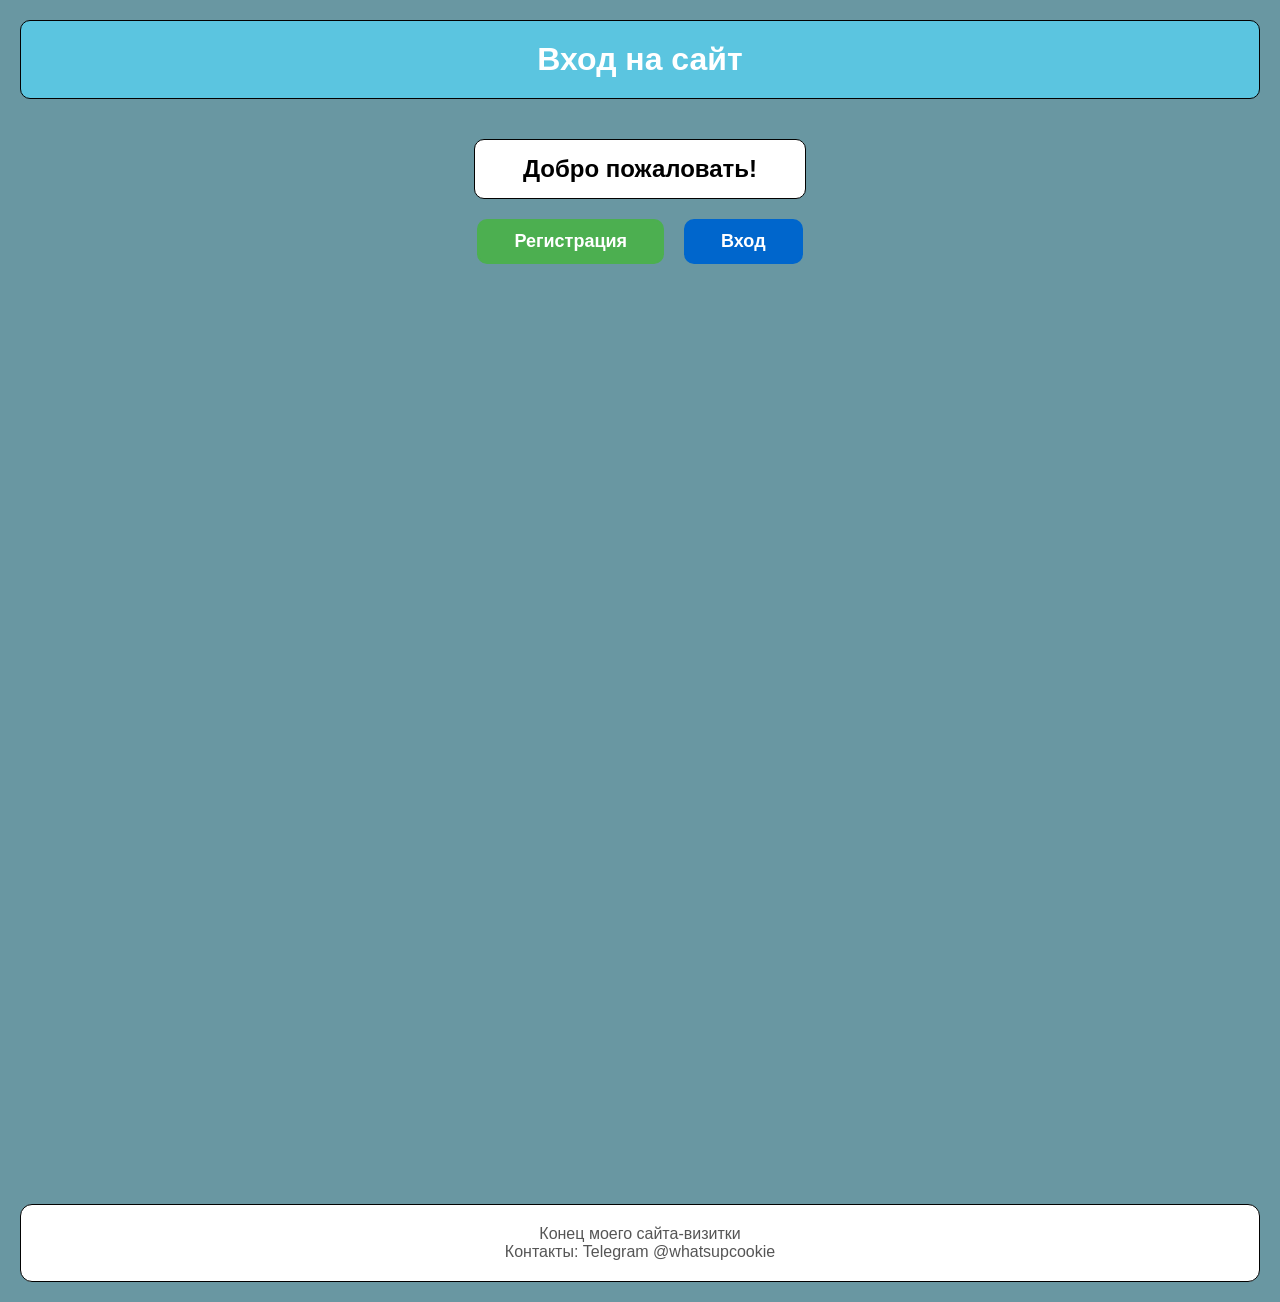
<file: index.html>
<!DOCTYPE html>
<html lang="ru">
<head>
  <meta charset="UTF-8">
  <meta name="viewport" content="width=device-width, initial-scale=1.0">
  <title>Авторизация</title>
  <link rel="stylesheet" href="./styles/style_for_index.css">
</head>
<body>

  <header>
    <h1>Вход на сайт</h1>
  </header>

<main>

    <h2>Добро пожаловать!</h2>
    
  <section class="auth-section">

      <form action="./auth.html" method="get">
        <button type="submit" class="button green">Регистрация</button>
      </form>

      <form action="./enter.html" method="get">
        <button type="submit" class="button blue">Вход</button>
      </form>

    </section>

</main>

<footer>
  Конец моего сайта-визитки<br>
  Контакты: Telegram @whatsupcookie
</footer>

</body>
</html>
</file>
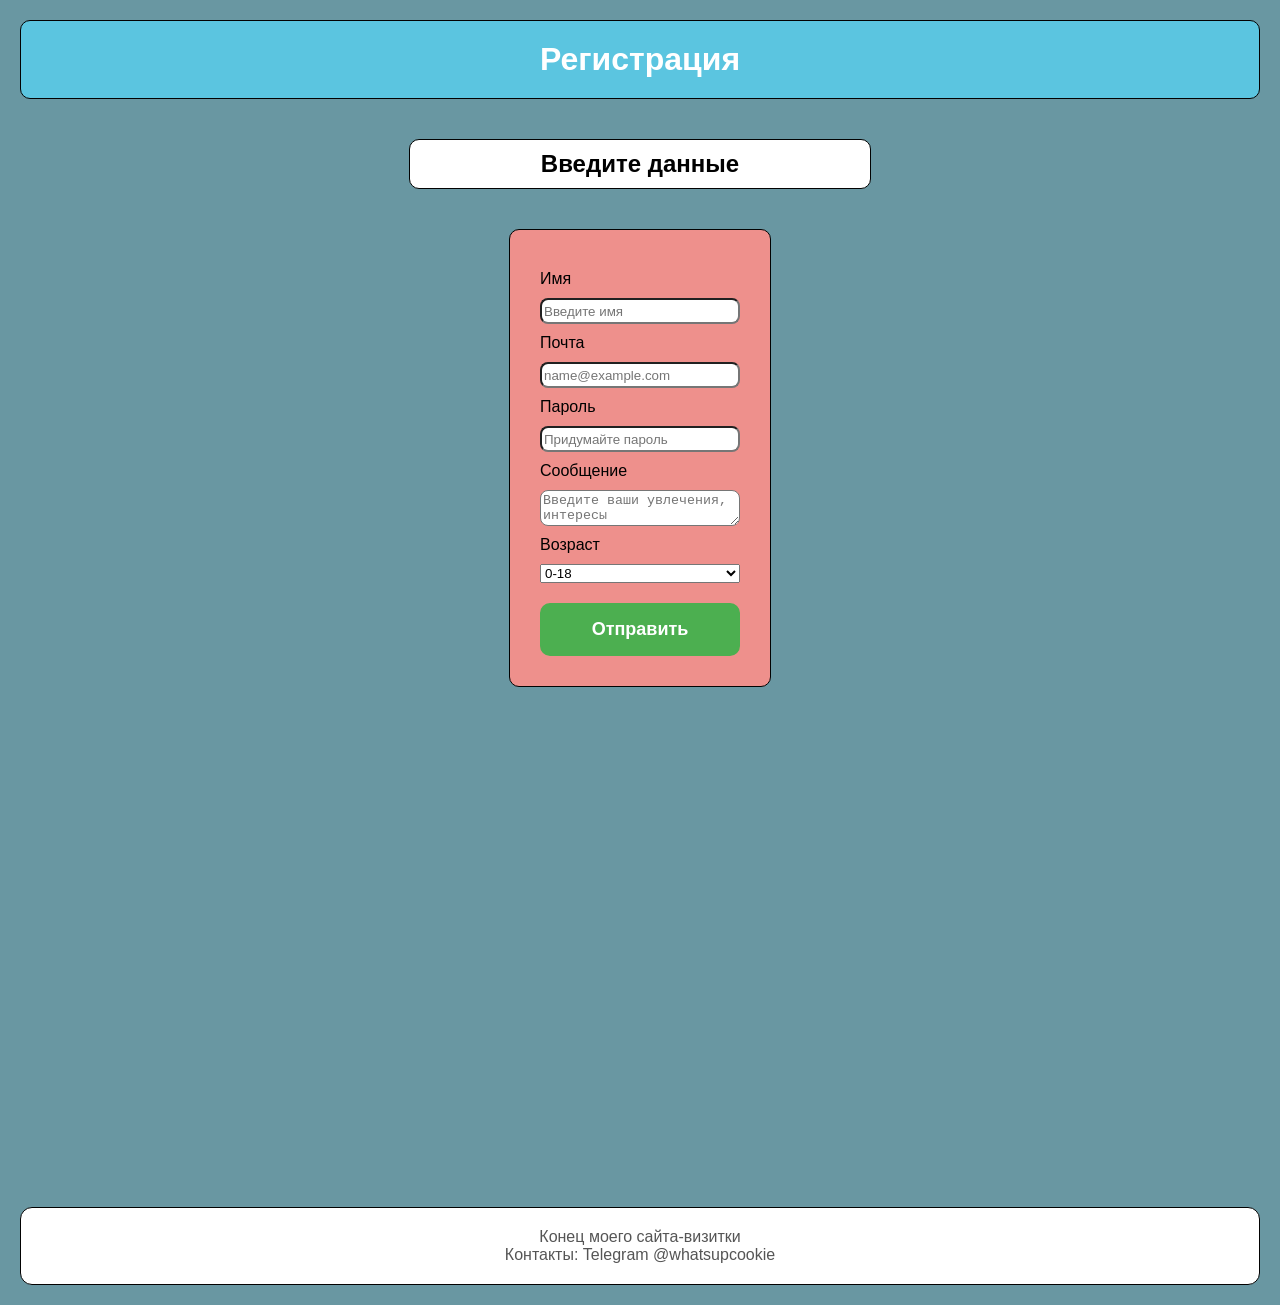
<file: auth.html>
<!DOCTYPE html>
<html lang="en">
<head>
    <meta charset="UTF-8">
    <meta name="viewport" content="width=device-width, initial-scale=1.0">
    <title>Регистрация</title>
    <link rel="stylesheet" href="./styles/style_for_auth.css">
</head>
<body>
    
    <header>
        <h1>Регистрация</h1>
    </header>

    <main>
        <section class="container">
            <h2>Введите данные</h2>

            <form action="./main.html" method="get" class="qwerty">
                <label for="name">Имя</label>
                <input type="text" name="name" id="name" placeholder="Введите имя" required>

                <label for="email">Почта</label>
                <input type="email" name="email" id="email" placeholder="name@example.com" required>

                <label for="password">Пароль</label>
                <input type="password" name="password" id="password" placeholder="Придумайте пароль" required minlength="6">

                <label for="message">Сообщение</label>
                    <textarea name="message" id="message" placeholder="Введите ваши увлечения, интересы"></textarea>

                <label for="age">Возраст</label>
                <select name="age" id="age" >

                    <option value="0/18">0-18</option>
                    <option value="18/25">18-25</option>
                    <option value="25">25+</option>
                </select>
                
                <button type="submit" class="button green">Отправить</button>

            </form>

        </section>



    </main>
    
<footer>
    Конец моего сайта-визитки<br>
    Контакты: Telegram @whatsupcookie
</footer>
    
</body>
</html>
</file>
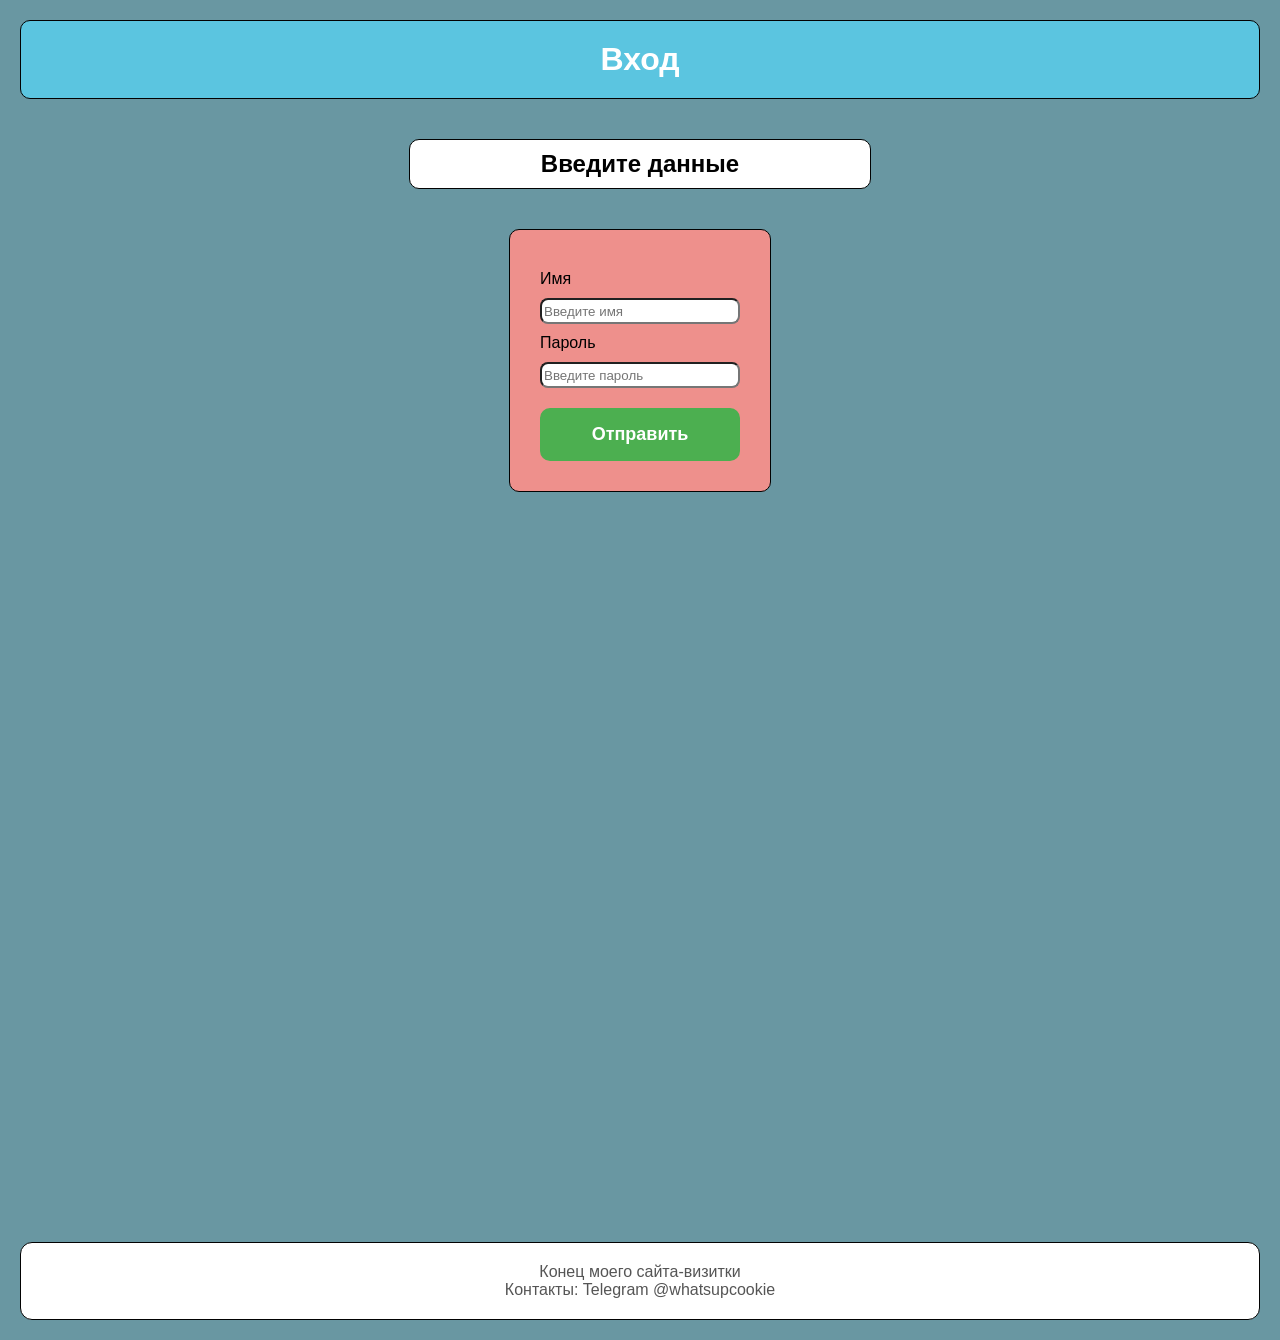
<file: enter.html>
<!DOCTYPE html>
<html lang="en">
<head>
    <meta charset="UTF-8">
    <meta name="viewport" content="width=device-width, initial-scale=1.0">
    <title>Вход</title>
    <link rel="stylesheet" href="./styles/style_for_enter.css">
</head>
<body>

<header>

    <h1>Вход</h1>

</header>

<main>

    <h2>Введите данные</h2>

    <form action="./main.html" method="get" class="qwerty">
        <label for="name">Имя</label>
        <input type="text" name="name" id="name" placeholder="Введите имя" required>
        
        <label for="password">Пароль</label>
        <input type="password" name="password" id="password" placeholder="Введите пароль" minlength="6">

        <button type="submit" class="button green">Отправить</button>

</main>

<footer>
    Конец моего сайта-визитки<br>
    Контакты: Telegram @whatsupcookie
</footer>

</body>
</html>
</file>
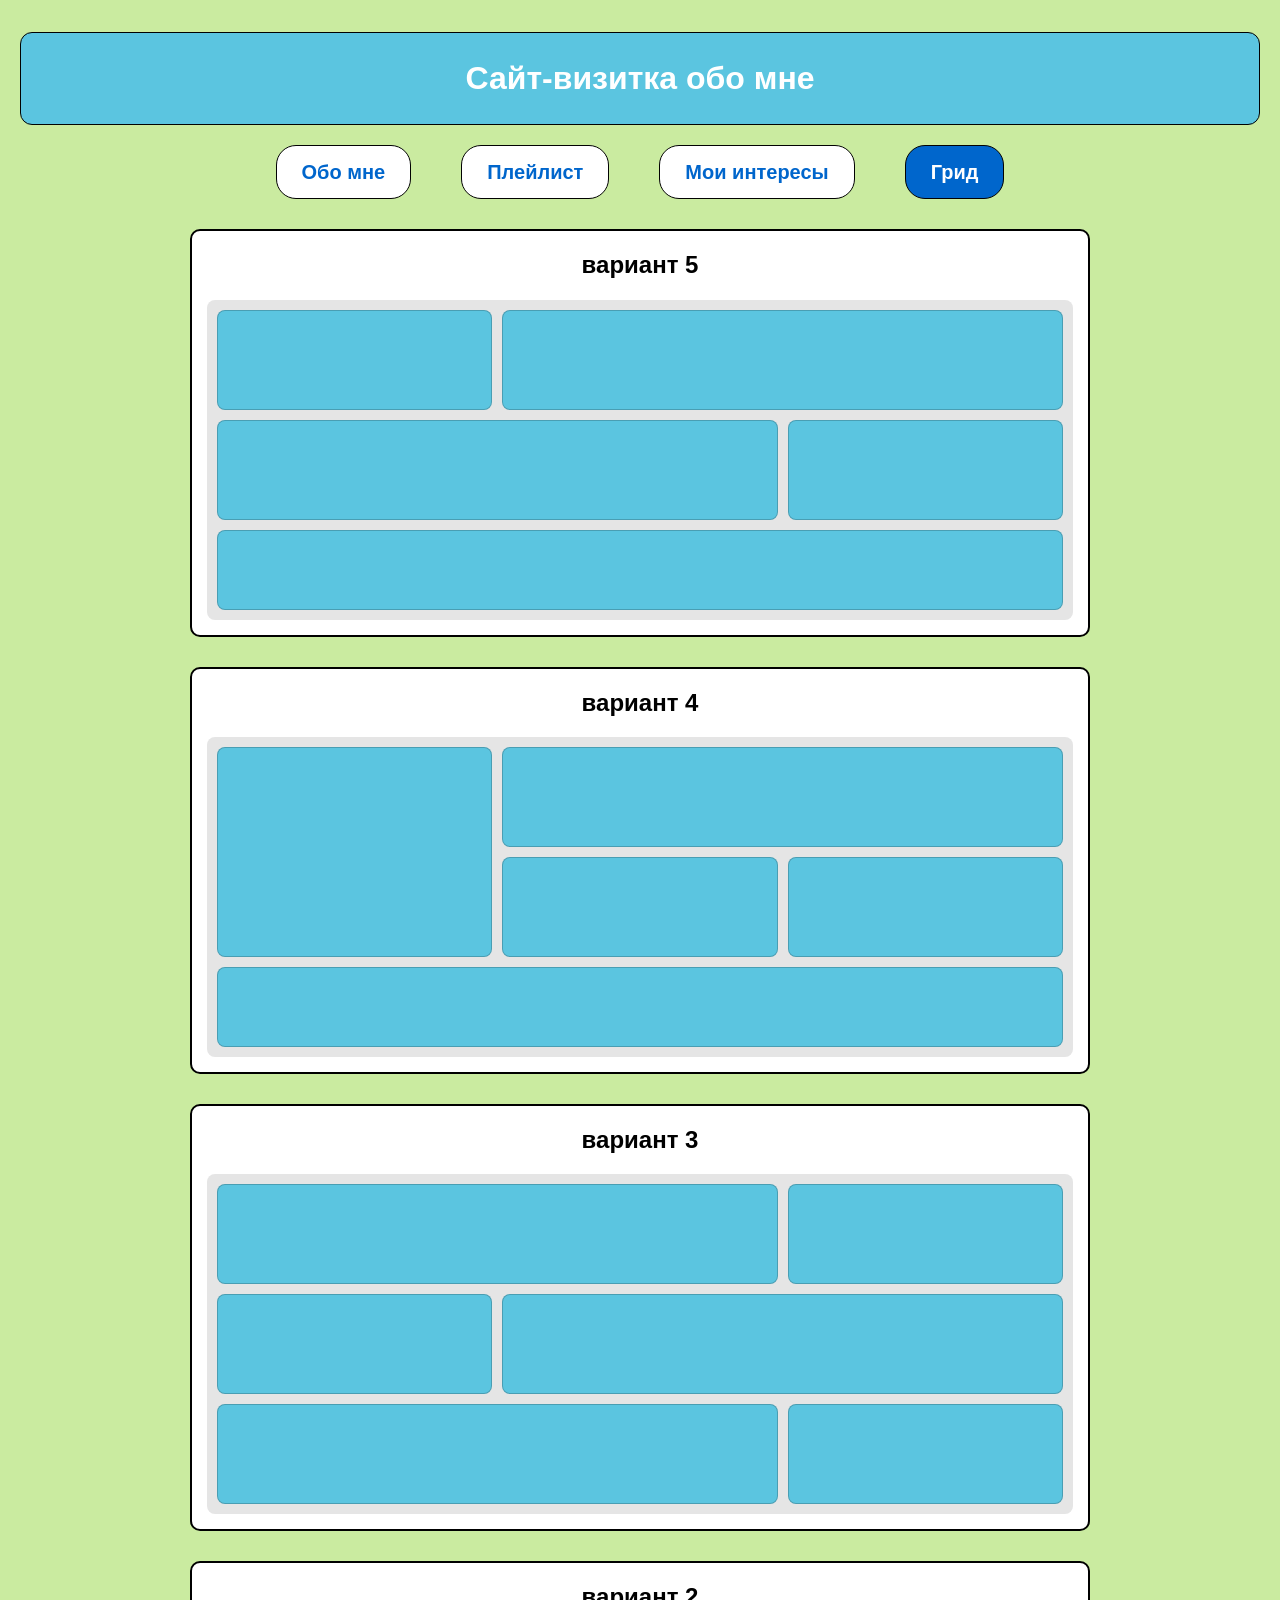
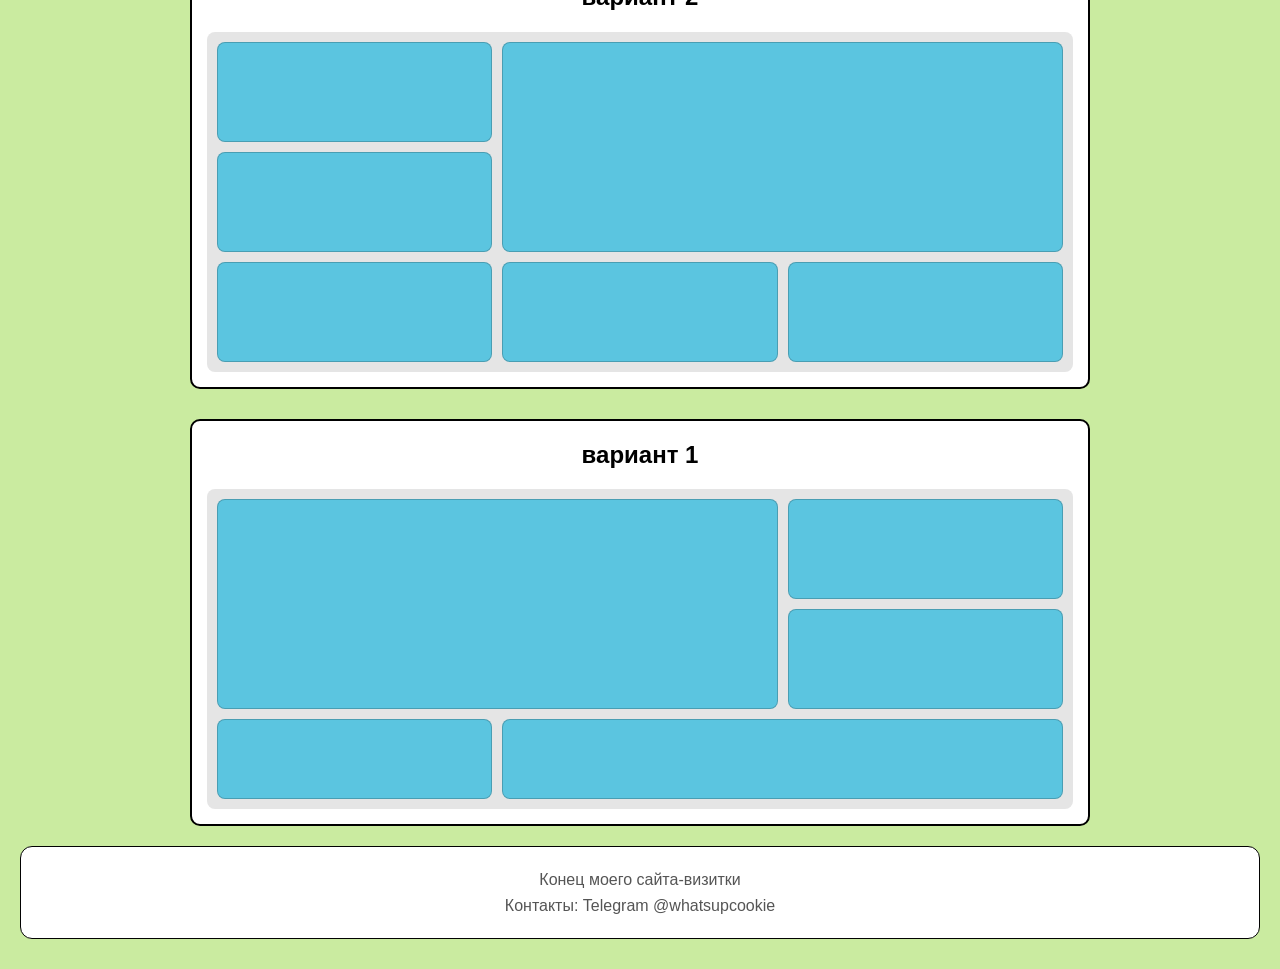
<file: grid.html>
<!DOCTYPE html>
<html lang="ru">
<head>
    <meta charset="UTF-8">
    <meta name="viewport" content="width=device-width, initial-scale=1.0">
    <title>Гриды</title>
    <link rel="stylesheet" href="styles/style_for_grid.css">
</head>
<body>

    <header>

    <div class="header-container">
      <h1 id="main-title">Сайт-визитка обо мне</h1>

      <nav>
        <a href="./main.html">Обо мне</a>
        <a href="./playlist.html">Плейлист</a>
        <a href="./interests.html">Мои интересы</a>
        <a href="./grid.html" class="active">Грид</a>
      </nav>

    </div>

    </header>

    <main class="bento-container">

        <section>
            <h2>вариант 5</h2>
            <div class="bento-grid variant-5">
                <div class="bento-item v5-main"></div>
                <div class="bento-item v5-side1"></div>
                <div class="bento-item v5-side2"></div>
                <div class="bento-item v5-bot1"></div>
                <div class="bento-item v5-bot2"></div>
            </div>
        </section>

        <section>
            <h2>вариант 4</h2>
            <div class="bento-grid variant-4">
                <div class="bento-item v4-sm1"></div>
                <div class="bento-item v4-sm2"></div>
                <div class="bento-item v4-big"></div>
                <div class="bento-item v4-b1"></div>
                <div class="bento-item v4-b2"></div>
                <div class="bento-item v4-b3"></div>
            </div>
        </section>

        <section>
            <h2>вариант 3</h2>
            <div class="bento-grid variant-3">
                <div class="bento-item v3-row1-wide"></div>
                <div class="bento-item v3-row1-narrow"></div>
                <div class="bento-item v3-row2-narrow"></div>
                <div class="bento-item v3-row2-wide"></div>
                <div class="bento-item v3-row3-wide"></div>
                <div class="bento-item v3-row3-narrow"></div>
            </div>
        </section>

        <section>
            <h2>вариант 2</h2>
            <div class="bento-grid variant-2">
                <div class="bento-item v2-tall"></div>
                <div class="bento-item v2-sm1"></div>
                <div class="bento-item v2-sm2"></div>
                <div class="bento-item v2-mid"></div>
                <div class="bento-item v2-bottom-right"></div>
                <div class="bento-item v2-bottom-wide"></div>
            </div>
        </section>

        <section>
            <h2>вариант 1</h2>
            <div class="bento-grid variant-1">
                <div class="bento-item v1-r1-narrow"></div>
                <div class="bento-item v1-r1-wide"></div>
                <div class="bento-item v1-r2-wide"></div>
                <div class="bento-item v1-r2-narrow"></div>
                <div class="bento-item v1-r3"></div>
            </div>
        </section>

    </main>

<footer>
  Конец моего сайта-визитки<br>
  Контакты: Telegram @whatsupcookie
</footer>

</body>
</html>
</file>
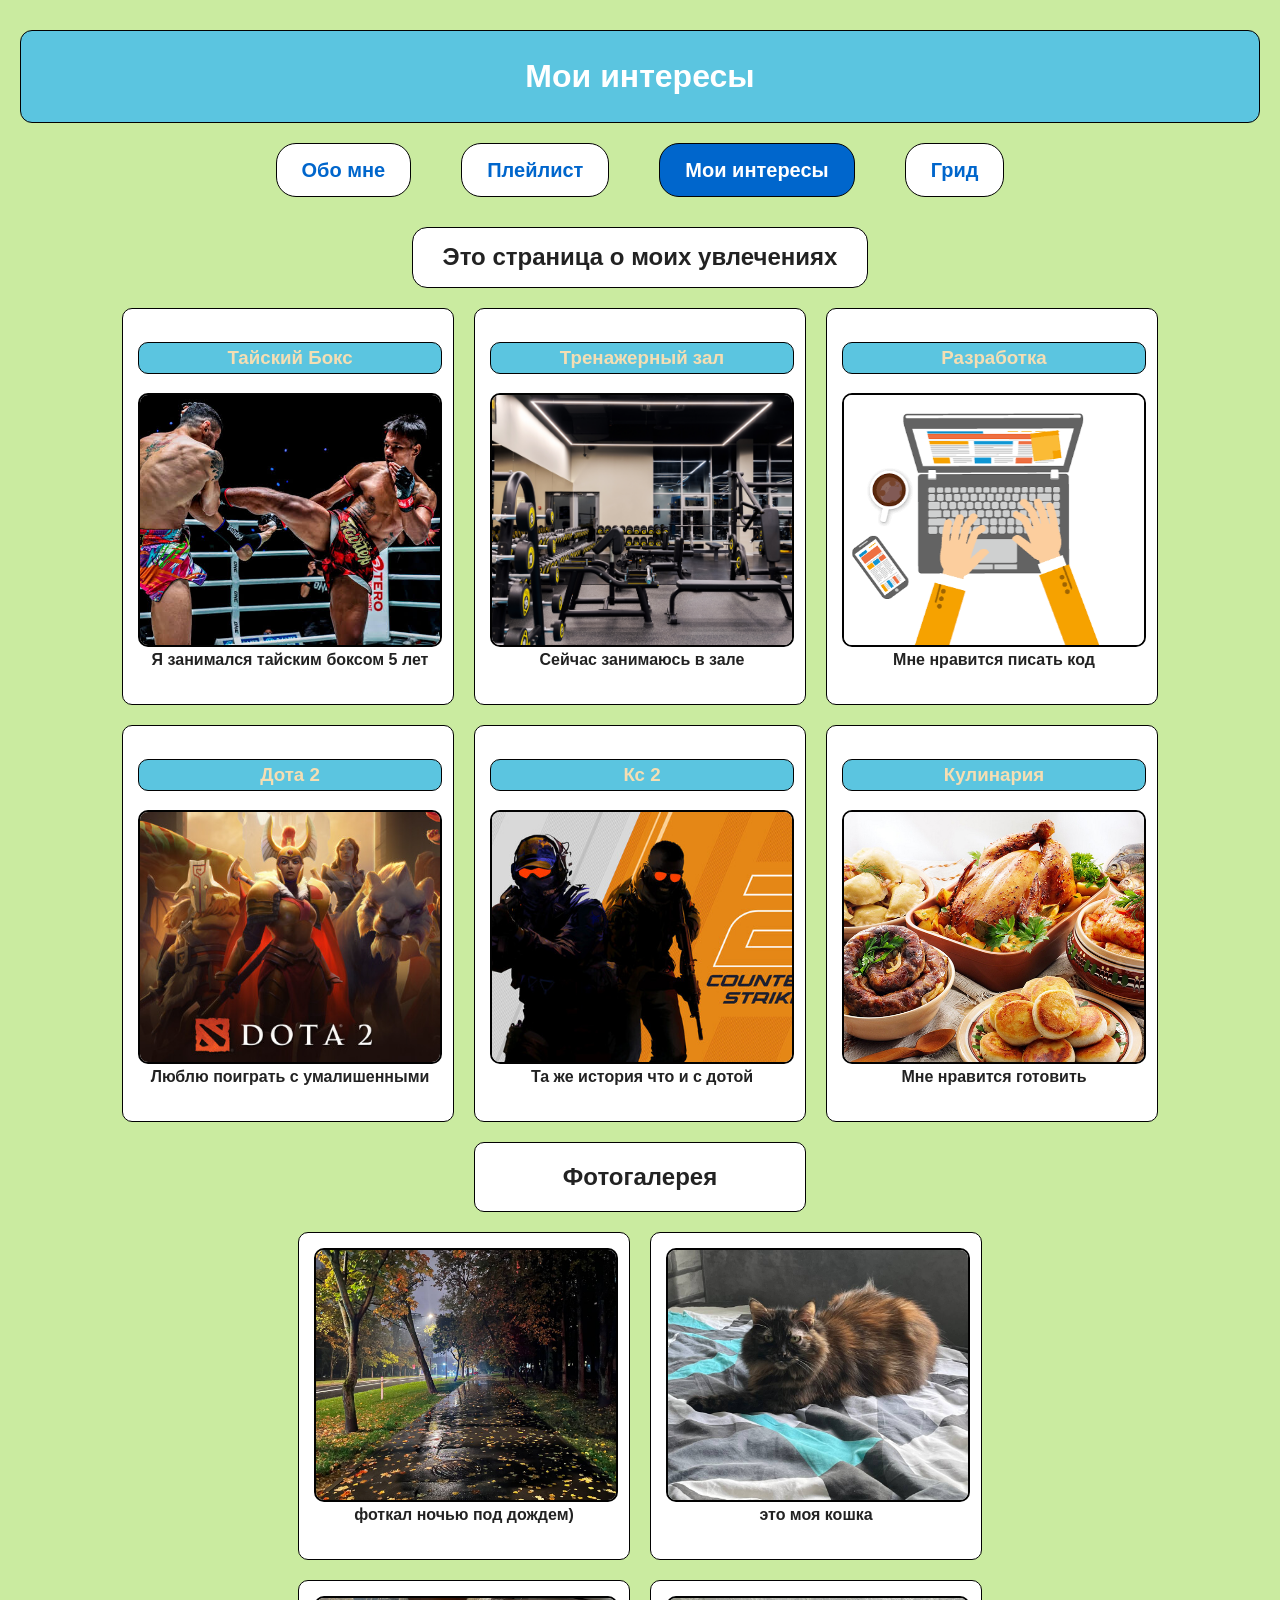
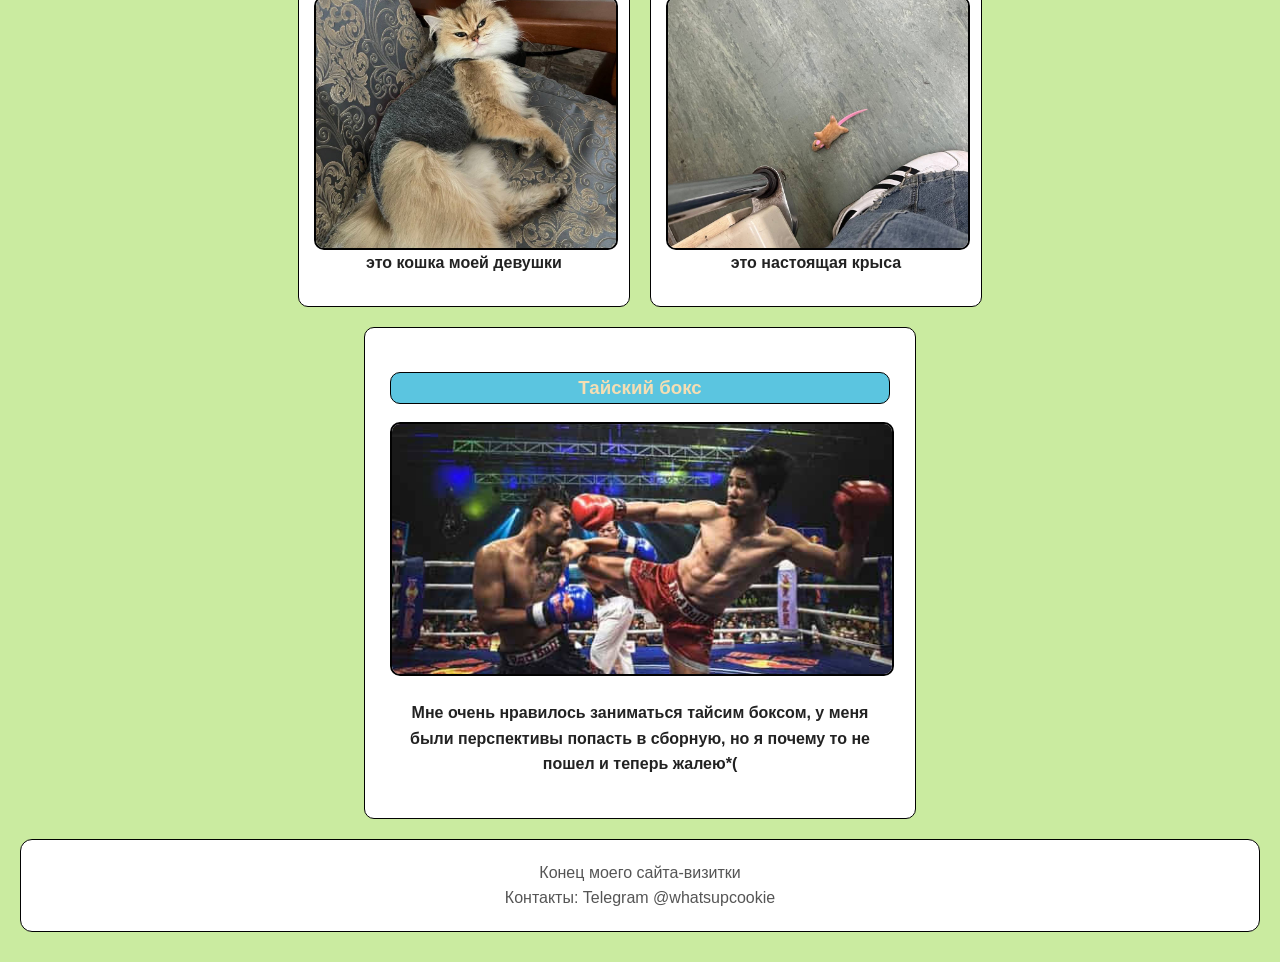
<file: interests.html>
<!DOCTYPE html>
<html lang="en">
<head>
    <meta charset="UTF-8">
    <meta name="viewport" content="width=device-width, initial-scale=1.0">
    <title>Document</title>
    <link rel="stylesheet" href="./styles/style_for_interests.css">
</head>
<body>
    
<header>
    <div class="header-container">

        <h1>Мои интересы</h1>

        <nav>
            <a href="./main.html">Обо мне</a>
            <a href="./playlist.html">Плейлист</a>
            <a href="./interests.html" class="active">Мои интересы</a>
            <a href="./grid.html">Грид</a>

            </nav>

    </div>

</header>

<main>

    <h2 >Это страница о моих увлечениях</h2>

<div class="wrapper">
    <section class="interests">
        <h3>Тайский Бокс</h3>
        <img src="./photos/box.jpg" alt="">
        <p>Я занимался тайским боксом 5 лет</p>
    </section>

    <section class="interests">
        <h3>Тренажерный зал</h3>
        <img src="./photos/zal.jpg" alt="">
        <p>Сейчас занимаюсь в зале</p>
    </section>

    <section class="interests">
        <h3>Разработка</h3>
        <img src="./photos/code.png" alt="">
        <p>Мне нравится писать код</p>
    </section>

    <section class="interests">
        <h3>Дота 2</h3>
        <img src="./photos/dota2.jpg" alt="">
        <p>Люблю поиграть с умалишенными</p>
    </section>

    <section class="interests">
        <h3>Кс 2</h3>
        <img src="./photos/cs2.jpg" alt="">
        <p>Та же история что и с дотой</p>
    </section>

    <section class="interests">
        <h3>Кулинария</h3>
        <img src="./photos/eda.jpg" alt="">
        <p>Мне нравится готовить</p>
    </section>

</div>

    <h2 class="photos">Фотогалерея</h2>

<div class="wrapper-photos">

    

    <section class="photos">
        <img src="./photos/night.jpg" alt="">
        <p>фоткал ночью под дождем)</p>
    </section>

    <section class="photos">
        <img src="./photos/mycat.jpg" alt="">
        <p>это моя кошка</p>
    </section>

    <section class="photos">
        <img src="./photos/cat_girlf.jpg" alt="">
        <p>это кошка моей девушки</p>
    </section>

    <section class="photos">
        <img src="./photos/real_mouse.jpg" alt="">
        <p>это настоящая крыса</p>
    </section>

</div>

    <section class="important-block">
        <h3>Тайский бокс</h3>
        <img src="./photos/box-2.jpg" alt="">
        <p>Мне очень нравилось заниматься тайсим боксом, у меня были перспективы попасть в сборную, но я почему то не пошел и теперь жалею*(</p>
    </section>



</main>

<footer>
    Конец моего сайта-визитки<br>
    Контакты: Telegram @whatsupcookie
</footer>

</body>
</html>
</file>
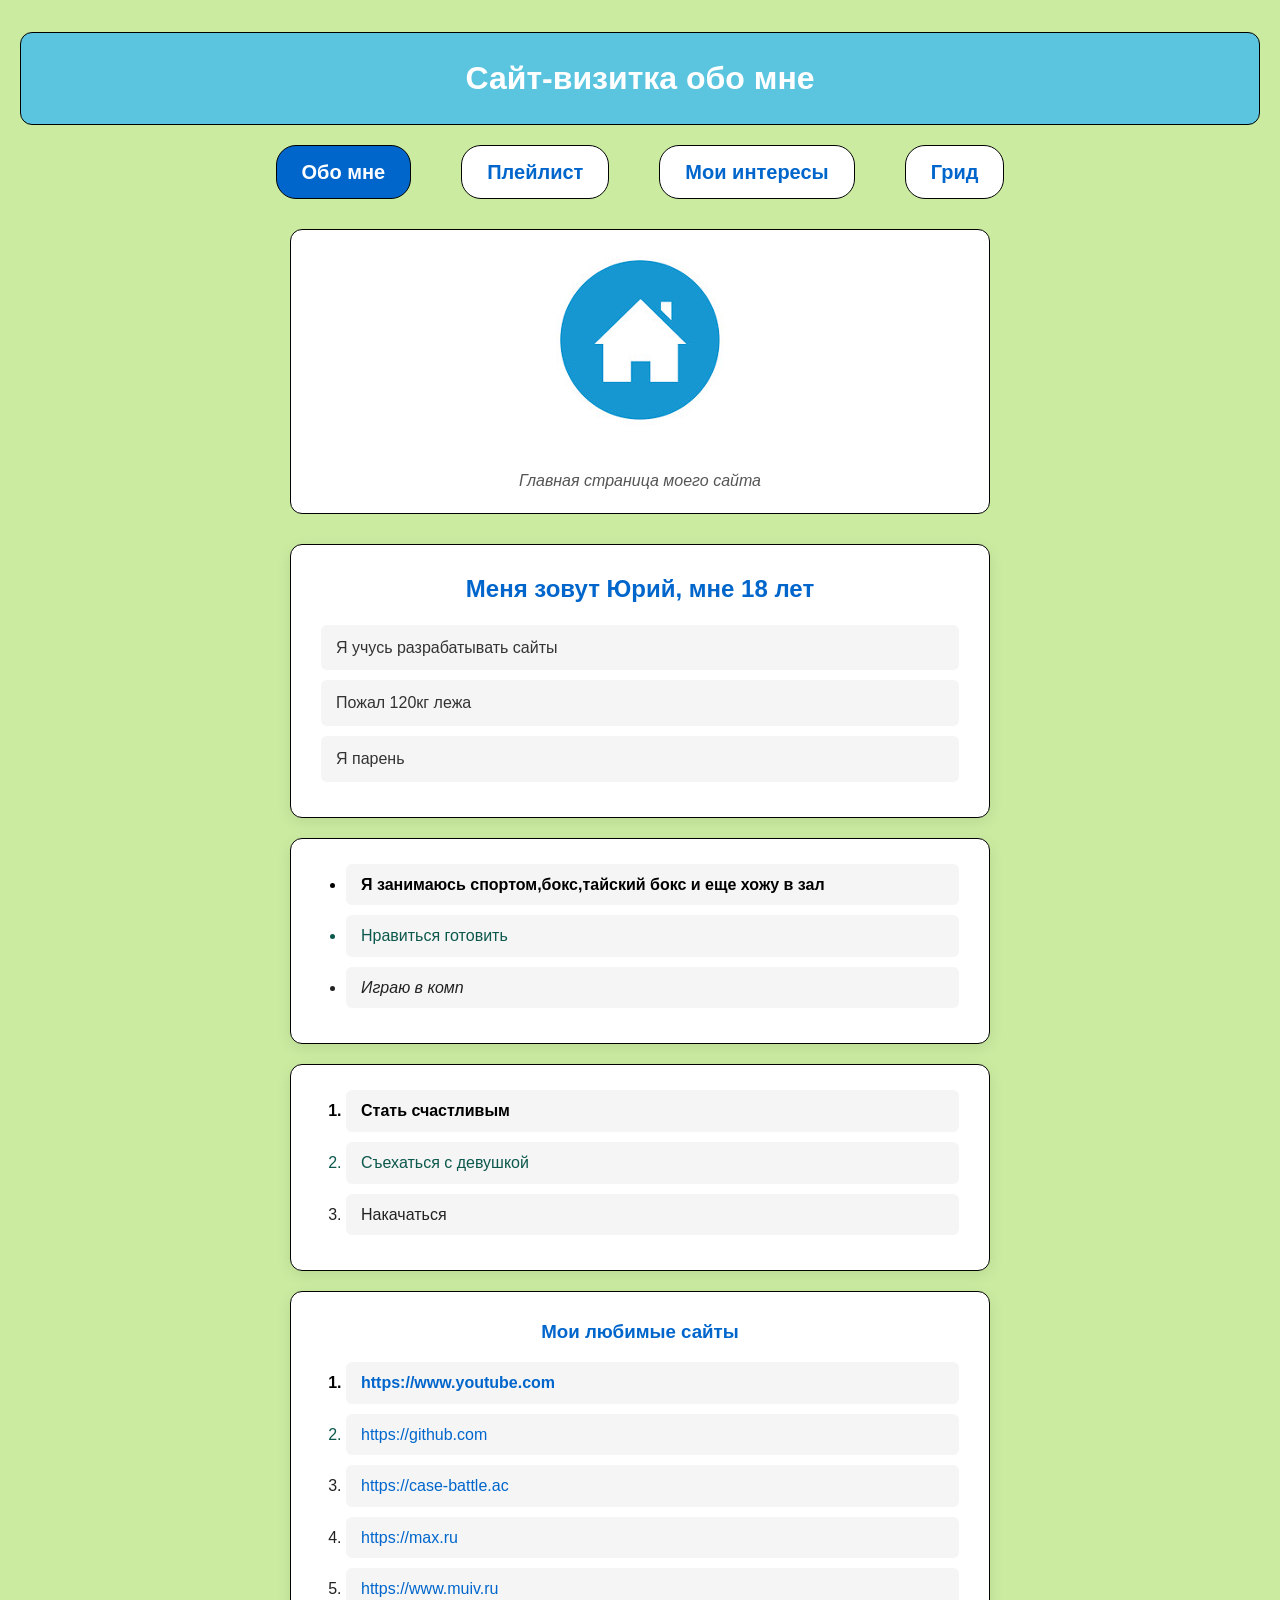
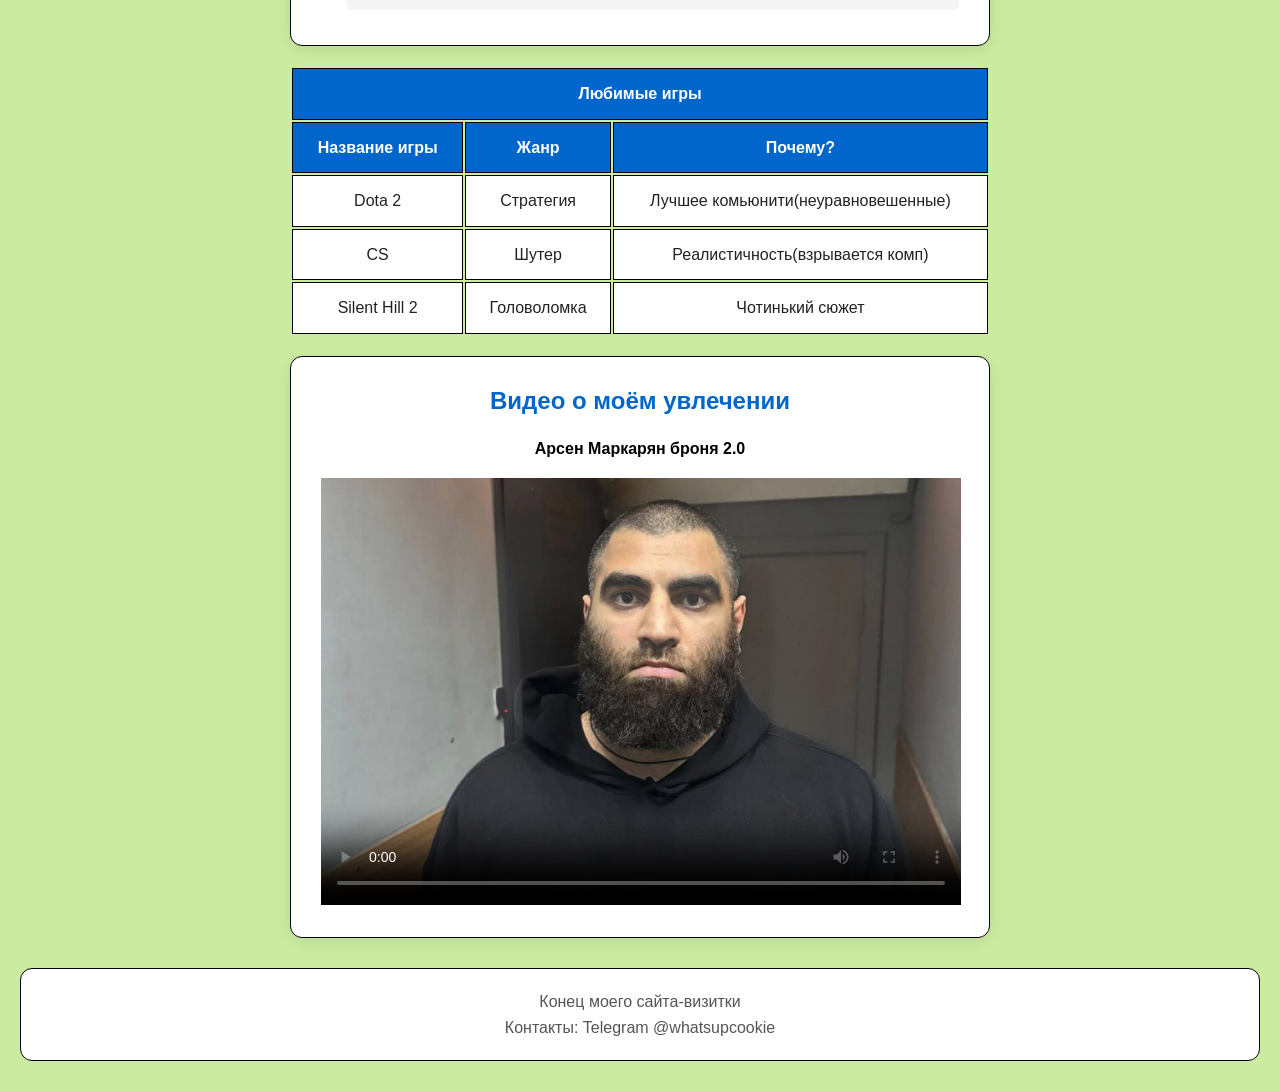
<file: main.html>
<!DOCTYPE html>
<html lang="ru">
  <head>
    <meta charset="utf-8">
    <meta name="viewport" content="width=device-width, initial-scale=1.0">
    <title>Обо мне</title>
    <link rel="stylesheet" href="./styles/style_for_main.css">
  </head>
  <body>

    <header>

    <div class="header-container">
      <h1 id="main-title">Сайт-визитка обо мне</h1>

      <nav>
        <a href="./main.html" class="active">Обо мне</a>
        <a href="./playlist.html">Плейлист</a>
        <a href="./interests.html">Мои интересы</a>
        <a href="./grid.html">Грид</a>
      </nav>

    </div>

    </header>

    <main class="container">
      <figure>
              <img src="./photos/photo.jpg" alt="Главная страница">
              <figcaption>Главная страница моего сайта</figcaption>
      </figure>

    
    

      <section class="info">

        <h2>Меня зовут Юрий, мне 18 лет</h2>
        <p class="p">Я учусь разрабатывать сайты</p>
        <article class="p">Пожал 120кг лежа</article>
        <aside class="p">Я парень</aside>

      </section>

      <section>
        <ul>
          <li><strong>Я занимаюсь спортом,бокс,тайский бокс и еще хожу в зал</strong></li>
          <li><span>Нравиться готовить</span></li>
          <li><em>Играю в комп</em></li>
        </ul>
      </section>

      <section>
        <ol>
          <li>Стать счастливым</li>
          <li>Съехаться с девушкой</li>
          <li>Накачаться</li>
        </ol>
      </section>

      <section>
        <h3>Мои любимые сайты</h3>
        <ol>
          <li><a href="https://www.youtube.com">https://www.youtube.com</a></li>

          <li><a href="https://github.com">https://github.com</a></li>

          <li><a href="https://case-battle.ac">https://case-battle.ac</a></li>

          <li><a href="https://max.ru">https://max.ru</a></li>

          <li><a href="https://www.muiv.ru">https://www.muiv.ru</a></li>
        </ol>
      </section>

<table>
  <thead>
    <tr>
      <th colspan="3">Любимые игры</th>
    </tr>

    <tr>
      <th>Название игры</th>
      <th>Жанр</th>
      <th>Почему?</th>
    </tr>

  </thead>
  
  <tbody>
    <tr>
      <td >Dota 2</td>
      <td>Стратегия</td>
      <td>Лучшее комьюнити(неуравновешенные)</td>
    </tr>
    <tr>
      <td>CS</td>
      <td>Шутер</td>
      <td>Реалистичность(взрывается комп)</td>
    </tr>
  </tbody>
  <tfoot>
    <tr>
      <td>Silent Hill 2</td>
      <td>Головоломка</td>
      <td>Чотинький сюжет</td>
    </tr>
  </tfoot>
</table>


<section class="video-section">
  <h2>Видео о моём увлечении</h2>
  <p>Арсен Маркарян броня 2.0</p>
  
  <video controls width="640" poster="photos/арсенчик.jpg">
  
    <source src="video/123.mp4" type="video/mp4">
    <track src="subtitles.vtt" kind="subtitles" srclang="ru" label="Русский" default>
    <p>Браузер не поддерживает видеопроигрыватель.
      <a href="video/123.mp4" download>Скачать видеофайл</a>

    </p>
  </video>
</section>


    </main>


<footer>
  Конец моего сайта-визитки<br>
  Контакты: Telegram @whatsupcookie
</footer>

  </body>
</html>
</file>
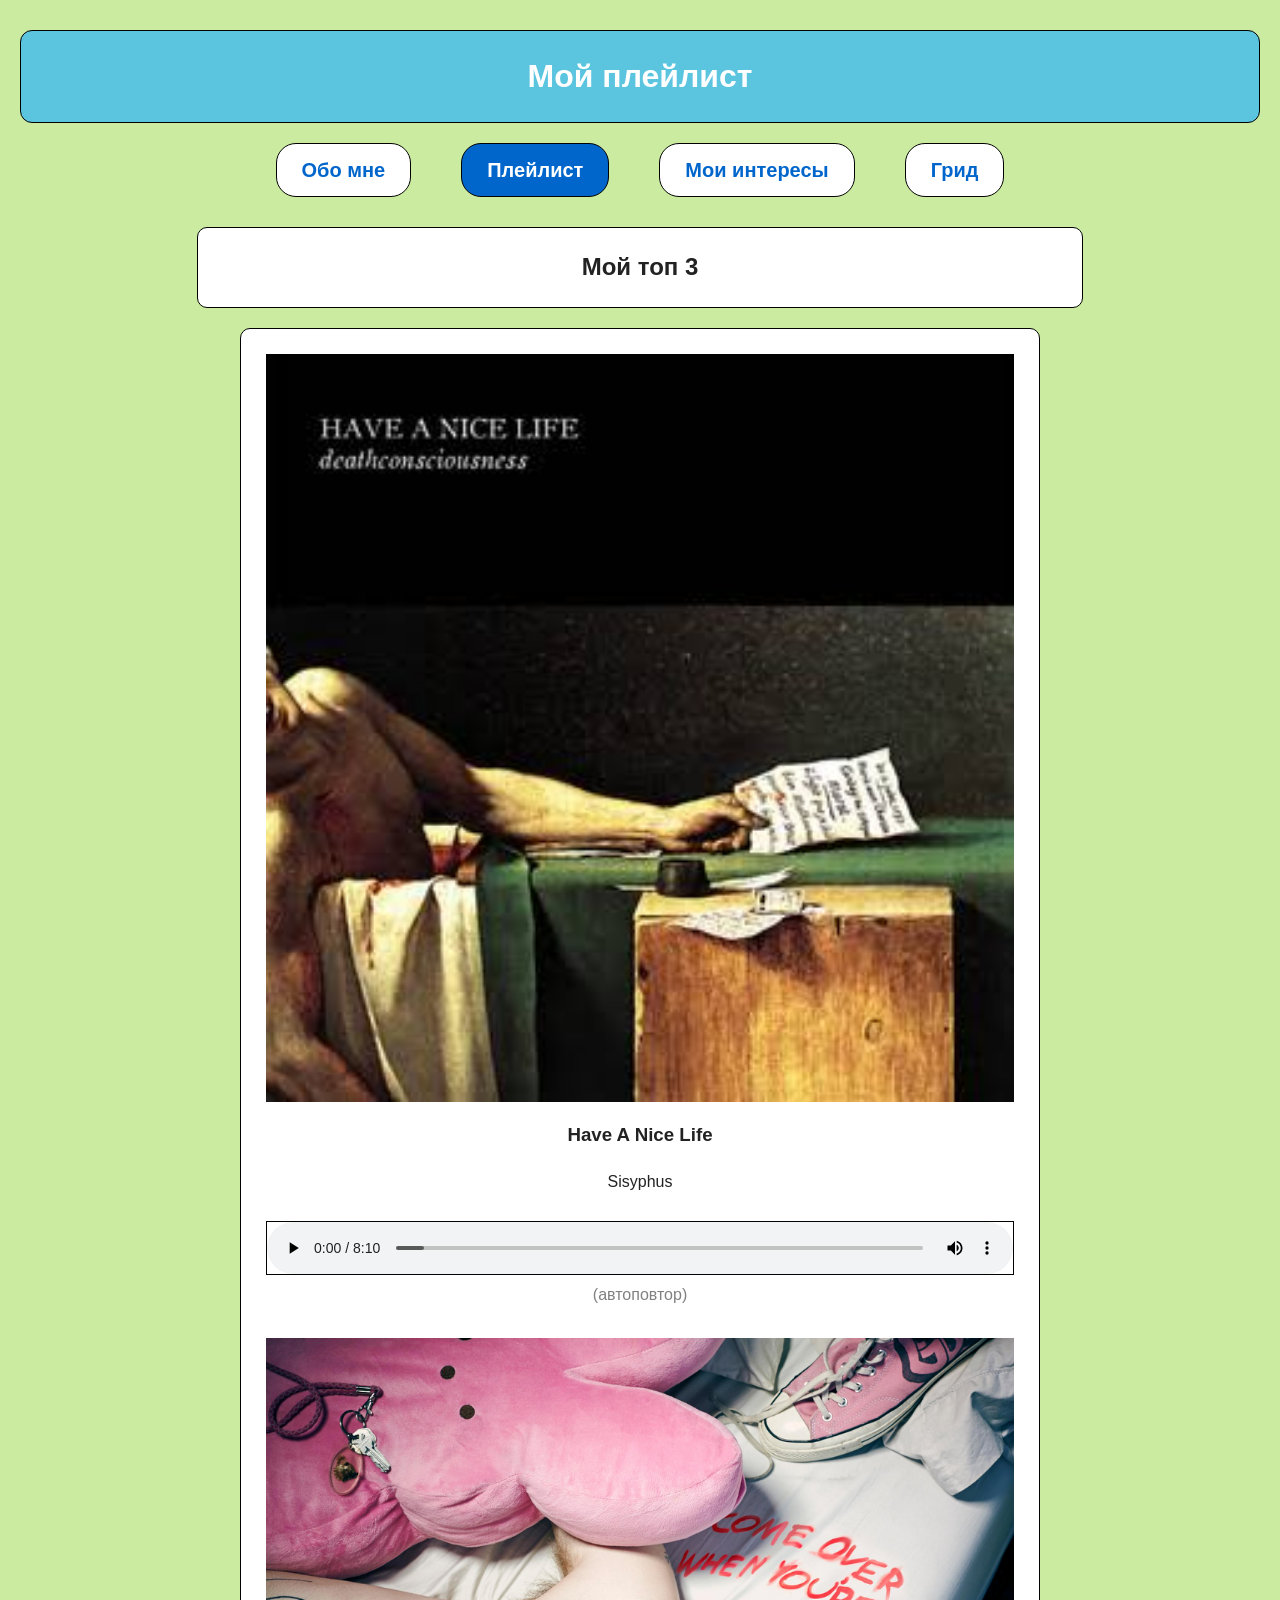
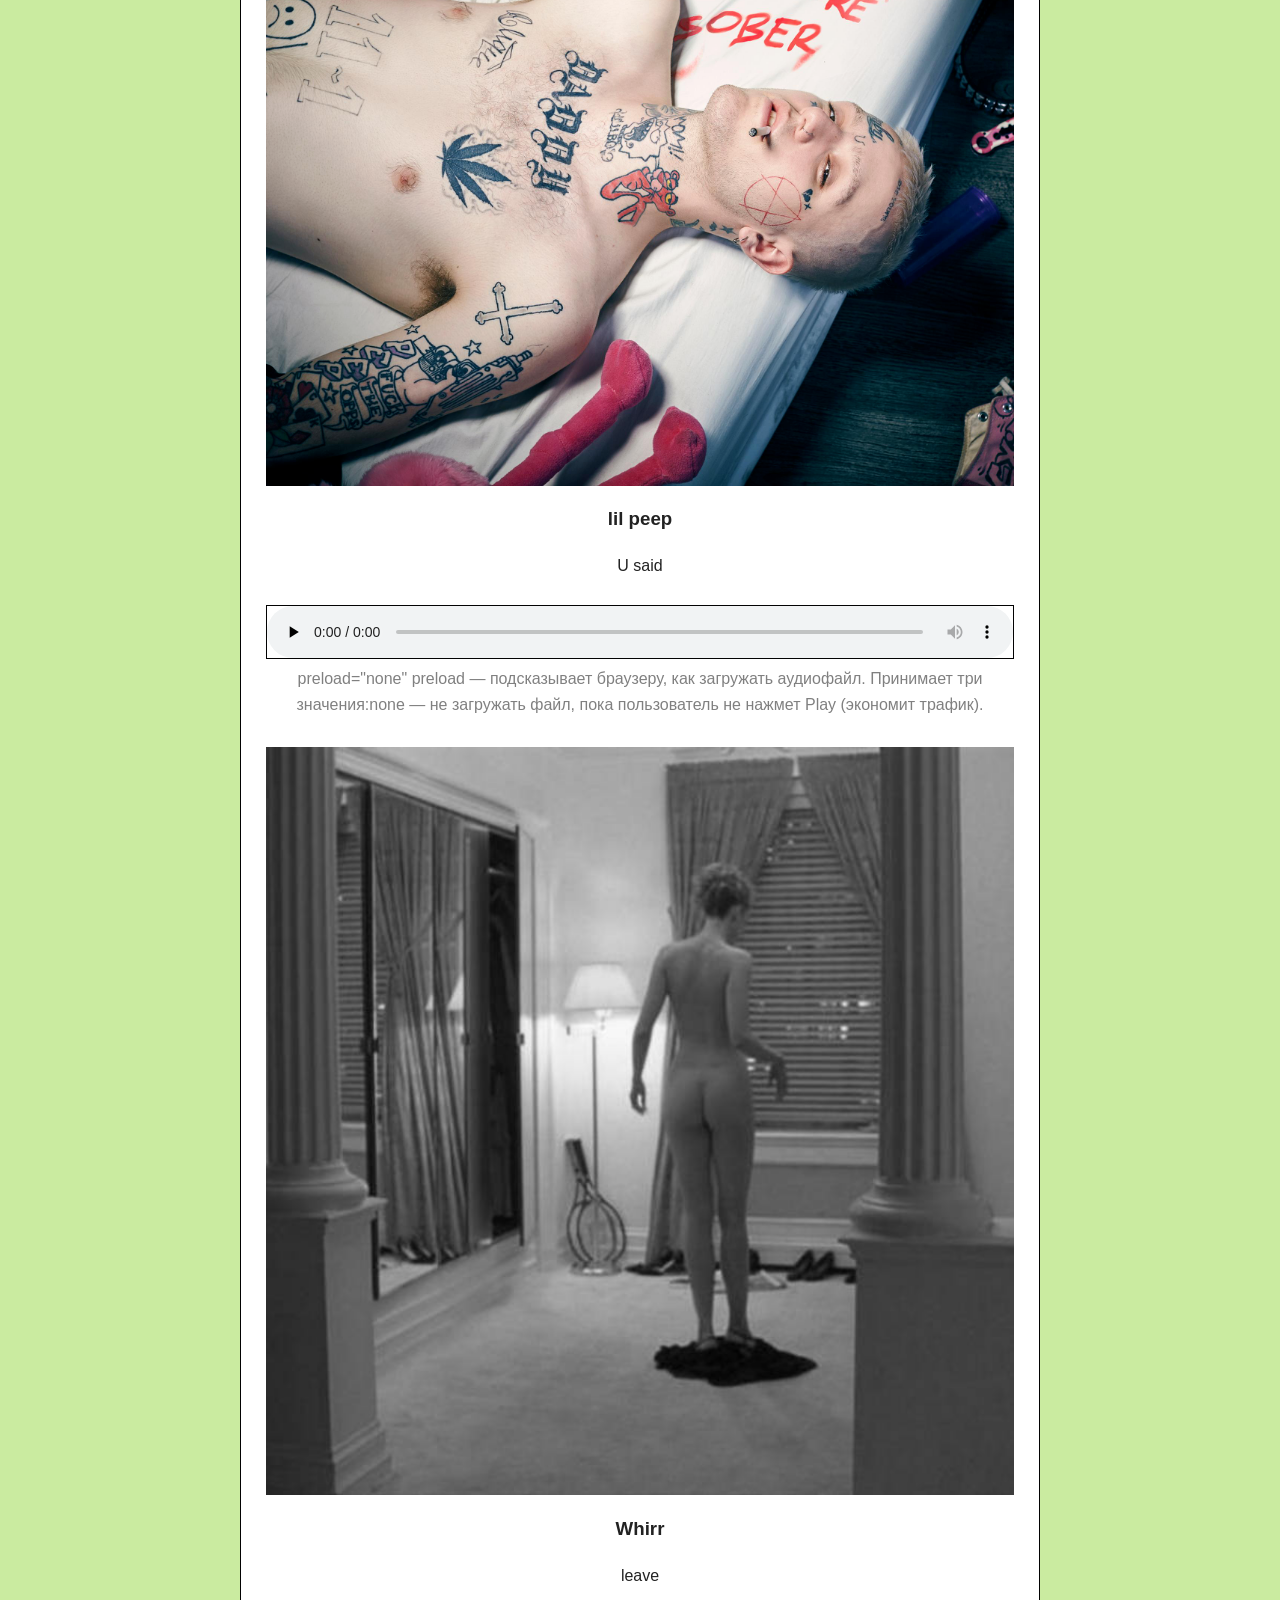
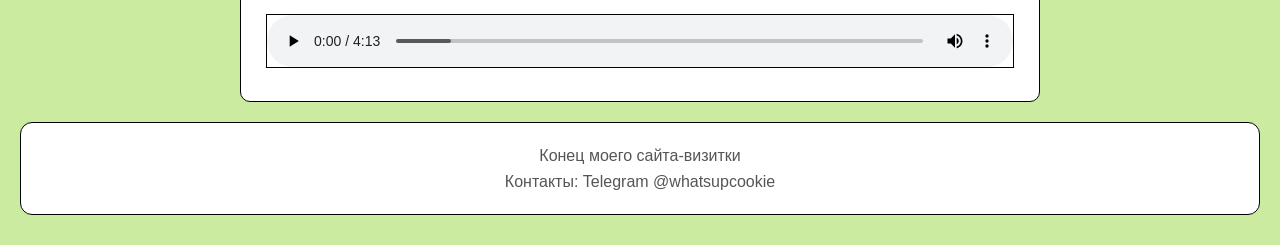
<file: playlist.html>
<!DOCTYPE html>
<html lang="en">
<head>
    <meta charset="UTF-8">
    <meta name="viewport" content="width=device-width, initial-scale=1.0">
    <title>Плейлист</title>
    <link rel="stylesheet" href="./styles/style_for_playlist.css">
</head>
<body>
<header>

    <div class="header-container">
        
        <h1>Мой плейлист</h1>

        <nav>
            <a href="./main.html">Обо мне</a>
            <a href="./playlist.html" class="active">Плейлист</a>
            <a href="./interests.html">Мои интересы</a>
            <a href="./grid.html">Грид</a>
        </nav>

    </div>

</header>

<main>
    <h2 class="top-3">Мой топ 3</h2>

    <section class="top-3">
    <div class="song">
        <img src="./photos/sisyphus.jpg" alt="">
        <h3>Have A Nice Life</h3>
        <p>Sisyphus</p>
        <audio src="./music/Have_A_Nice_Life_-_Sisyphus_(mp3.pm).mp3" controls loop></audio>
        <aside>(автоповтор)</aside>
    </div>
    <div class="song">
        <img src="./photos/u_said.png" alt="">
        <h3>lil peep</h3>
        <p>U said</p>
        <audio src="./music/Lil_Peep_-_U_Said_T_(mp3.pm).mp3" controls preload="none"></audio>
        <aside>preload="none" preload — подсказывает браузеру, как загружать аудиофайл. Принимает три значения:none — не загружать файл, пока пользователь не нажмет Play (экономит трафик).</aside>
    </div>
    <div class="song">
        <img src="./photos/whirr.jpg" alt="">
        <h3>Whirr</h3>
        <p>leave</p>
        <audio src="./music/Whirr - leave.mp3" controls></audio>
    </div>
    </section>

</main>

<footer>
      Конец моего сайта-визитки<br>
      Контакты: Telegram @whatsupcookie
</footer>

</body>
</html>
</file>
<file: styles/style_for_index.css>
body {
  margin: 0;
  padding: 20px;
  background-color: #6997a2;
  font-family: Arial, sans-serif;
  font-size: 16px;
}


h1 {
  text-align: center;
  background-color: #5bc5e0;
  color: #ffffff;
  padding: 20px;
  margin: 0 0 40px;
  border-radius: 10px;
  font-size: 32px;
}

h2 {
    max-width: 300px; width: 100%;                   
    padding: 15px;
    background-color: #fff;
    border-radius: 10px;
    text-align: center;
    margin: 0 auto 20px;
}

h1, h2, button, footer {
  border: 1px solid #020202;
}

.auth-section {
  display: flex;
  justify-content: center;
  gap: 20px;
}

.button {
  display: inline-block;
  padding: 35px;
  padding-top: 10px;
  padding-bottom: 10px;
  background-color: #ffffff;
  color: #333333;
  text-decoration: none;
  border-radius: 10px;
  font-size: 18px;
  font-weight: bold;
  text-align: center;
  border: 2px solid transparent;
}

.button.green {
  background-color: #4caf50;
  color: #ffffff;
  border-color: #4caf50;
}

.button.green:hover {
  background-color: #ffffff;
  color: #4caf50;
}

.button.blue {
  background-color: #0066cc;
  color: #ffffff;
  border-color: #0066cc;
}

.button.blue:hover {
  background-color: #ffffff;
  color: #0066cc;
}

footer {
  text-align: center;
  padding: 20px;
  background-color: #ffffff;
  border-radius: 12px;
  color: #555;
  margin-top: 940px;
}

@media (hover: hover) {
    .button:hover {
        transform: scale(1.05);
        box-shadow: 0 6px 15px rgba(0, 0, 0, 0.2);
        z-index: 2;
        position: relative;
    }
}

@media (prefers-reduced-motion: reduce) {
  .button {
    transition: none;
  }
  
  .button:hover {
    transform: none;
  }
}

@media (max-width: 768px) {
    .auth-section {
        flex-wrap: wrap;
    }

    h1 {
        font-size: 24px;
        padding: 15px;
    }

    h2 {
        font-size: 24px;
        padding: 10px;
    }

    .button {
        font-size: 18px;
    }

    footer {
        margin-top: 40px;
    }
}

@media (max-width: 480px) {
    * {
        box-sizing: border-box;
    }

    body {
        padding: 10px;
    }

    h1,h2 {
        font-size: 19px;
        padding: 15px;
    }

    .auth-section {
        align-items: center;
    }

    .button {
        font-size: 16px;
    }

    footer {
        margin-top: 30px;
    }
}
</file>
<file: styles/style_for_auth.css>
body {
    margin: 0;
    padding: 20px;
    font-family: Arial, sans-serif;
    background-color: #6997a2;
}

h1 {
  text-align: center;
  background-color: #5bc5e0;
  color: #ffffff;
  padding: 20px;
  margin: 0 0 40px;
  border-radius: 10px;
  font-size: 32px;
}

h2 {
  max-width: 400px; width: 100%;     
  margin: 0 auto 20px;    
  padding: 10px 30px;
  background-color: #ffffff;
  border-radius: 10px;
  text-align: center;
}

h1, h2, form, footer {
    border: 1px solid #020202;
}

.qwerty {
    display: flex;
    flex-direction:column;
    max-width: 200px; width: 100%; 
}

.container {
    border-radius: 10px;
}

form {
  max-width: 500px;  
  width: 100%;   
  margin: 40px auto;     
  padding: 30px;
  background-color: #ee908c;
  border-radius: 10px;
}

label {
    text-align: left;
    margin-bottom: 10px;
    margin-top: 10px;

}

input {
    border-radius: 8px;
    width: auto;
    height: 20px;
}

textarea {
    border-radius: 8px;
    max-width: 200px;
    max-height: 150px;
}

.button {
  display: inline-block;
  padding: 14px 40px;
  margin-top: 20px;
  background-color: #ffffff;
  color: #333333;
  text-decoration: none;
  border-radius: 10px;
  font-size: 18px;
  font-weight: bold;
  text-align: center;
  border: 2px solid transparent;
}

.button.green {
  background-color: #4caf50;
  color: #ffffff;
  border-color: #4caf50;
}

.button.green:hover {
  background-color: #ffffff;
  color: #4caf50;
}


footer {
    text-align: center;
    padding: 20px;
    background-color: #ffffff;
    border-radius: 12px;
    color: #555;
    margin-top: 520px;

}

@media (max-width: 768px) {
    form {
        box-sizing: border-box;
        width: 100%;
    }

    h1 {
        font-size: 24px;
        padding: 15px;
    }

    h2 {
        font-size: 24px;
        padding: 10px;
    }

    .button {
        padding: 12px;
        font-size: 18px;
    }

    footer {
        margin-top: 40px;
    }
}

@media (max-width: 480px) {
    * {
        box-sizing: border-box;
    }

    body {
        padding: 10px;
    }

    h1 {
        font-size: 19px;
        padding: 15px;
    }

    h2 {
        font-size: 19px;
        padding: 10px;
    }

    form {
        padding: 20px;
        margin: 25px auto;
    }

    input, textarea {
        max-width: 100%;
    }

    .button {
        padding: 12px 25px;
        font-size: 14px;
    }

    footer {
        margin-top: 30px;
    }
}

@media (hover: hover) {
    .button:hover {
        transform: scale(1.05);
        box-shadow: 0 6px 15px rgba(0, 0, 0, 0.2);
        z-index: 2;
        position: relative;
    }
}

@media (prefers-reduced-motion: reduce) {
  .button {
    transition: none;
  }
  
  .button:hover {
    transform: none;
  }
}
</file>
<file: styles/style_for_enter.css>
body {
    font-family: Arial, sans-serif;
    margin: 0;
    padding: 20px;
    background-color: #6997a2;
    font-family: Arial, sans-serif;
}


h1 {
    text-align: center;
    background-color: #5bc5e0;
    color: #ffffff;
    padding: 20px;
    margin: 0 0 40px;
    border-radius: 10px;
    font-size: 32px;
}

h2 {
    max-width: 400px; 
    width: 100%;     
    margin: 0 auto 20px;    
    padding: 10px 30px;
    background-color: #ffffff;
    border-radius: 10px;
    text-align: center;
}

h1, h2, form, footer {
    border: 1px solid #020202;
}

.qwerty {
    display: flex;
    flex-direction:column;
    max-width: 200px; width: 100%;     

}

form {
    max-width: 500px; 
    width: 100%;     
    margin: 40px auto;     
    padding: 30px;
    background-color: #ee908c;
    border-radius: 10px;
}

label {
    text-align: left;
    margin-bottom: 10px;
    margin-top: 10px;

}

input {
    border-radius: 8px;
    width: auto;
    height: 20px;
}

textarea {
    border-radius: 8px;
    max-width: 200px;
    width: 100%;
    max-height: 150px;
}

.button {
  display: inline-block;
  padding: 14px 40px;
  margin-top: 20px;
  background-color: #ffffff;
  color: #333333;
  text-decoration: none;
  border-radius: 10px;
  font-size: 18px;
  font-weight: bold;
  text-align: center;
  border: 2px solid transparent;
}

.button.green {
  background-color: #4caf50;
  color: #ffffff;
  border-color: #4caf50;
}

.button.green:hover {
  background-color: #ffffff;
  color: #4caf50;
}

footer {
  text-align: center;
  padding: 20px;
  background-color: #ffffff;
  border-radius: 12px;
  color: #555;
  margin-top: 750px;
}

@media (max-width: 768px) {
    form {
        box-sizing: border-box;
        width: 100%;
    }

    h1 {
        font-size: 24px;
        padding: 15px;
    }

    h2 {
        font-size: 24px;
        padding: 10px;
    }

    .button {
        padding: 12px;
        font-size: 18px;
    }

    footer {
        margin-top: 40px;
    }
}

@media (max-width: 480px) {
    * {
        box-sizing: border-box;
    }

    body {
        padding: 10px;
    }

    h1 {
        font-size: 19px;
        padding: 15px;
    }

    h2 {
        font-size: 19px;
        padding: 10px;
    }

    form {
        padding: 20px;
        margin: 25px auto;
    }

    input, textarea {
        max-width: 100%;
    }

    .button {
        padding: 12px 25px;
        font-size: 14px;
    }

    footer {
        margin-top: 30px;
    }
}

@media (hover: hover) {
    .button:hover {
        transform: scale(1.05);
        box-shadow: 0 6px 15px rgba(0, 0, 0, 0.2);
        z-index: 2;
        position: relative;
    }
}

@media (prefers-reduced-motion: reduce) {
  .button {
    transition: none;
  }
  
  .button:hover {
    transform: none;
  }
}
</file>
<file: styles/style_for_grid.css>
body {
  margin: 0;
  padding: 30px 20px;
  background-color: #caeba0;
  font-family: Arial, sans-serif;
  font-size: 16px;
  color: #222;
  line-height: 1.6;
}

.header-container {     
  width: 100%;
  margin: 0 auto;        
}

#main-title {
  text-align: center;
  font-size: 32px;
  color: #ffffff;
  background-color: #5bc5e0;
  padding: 20px;
  margin: 2px 0 20px;
  border-radius: 12px;
}

h1, section, footer {
  border: 1px solid #020202;
}

nav {
  font-size: 20px;
  display: flex;
  justify-content: center;
  gap: 50px;
  margin-bottom: 30px;
}

nav a {
  display: inline-block;
  padding: 10px 25px;
  background-color: #ffffff;
  color: #0066cc;
  text-decoration: none;
  border-radius: 20px;
  font-weight: bold;
  border: 1px solid #020202;
  transition: background-color 200ms ease, transform 150ms ease, box-shadow 200ms ease;
}

nav a:hover,
nav a.active {
    background-color: #0066cc;
    color: #ffffff;
}

h2, h3 {
  margin-top: 0;
  margin-bottom: 15px;
  text-align: center;
}


.bento-container {
    max-width: 900px;
    margin: 0 auto;
    display: flex;
    flex-direction: column;
    gap: 30px;
}

section {
    background: rgb(255, 255, 255);
    border: 2px solid black;
    border-radius: 10px;
    padding: 15px;

    transition: transform 200ms ease, box-shadow 200ms ease, border-color 200ms ease;
}

section h2 {
    font-size: 24px;
    margin-bottom: 15px;
    color: #000;
}

.bento-grid {
    display: grid;
    gap: 10px;
    background-color: #e5e5e5;
    padding: 10px;
    border-radius: 8px;
}

.bento-item {
    background: #5bc5e0;
    border-radius: 8px;
    border: 1px solid rgba(0, 0, 0, 0.2);
    transition: transform 200ms ease, background-color 200ms ease, box-shadow 200ms ease;
}


.variant-5 {
    grid-template-columns: repeat(3, 1fr);
    grid-template-rows: 100px 100px 80px;
}
.v5-main      { grid-column: 1 / 2; grid-row: 1 / 2; }
.v5-side1     { grid-column: 2 / 4; grid-row: 1 / 2; }
.v5-side2     { grid-column: 1 / 3; grid-row: 2 / 3; }
.v5-bot1      { grid-column: 3 / 4; grid-row: 2 / 3; }
.v5-bot2      { grid-column: 1 / 4; grid-row: 3 / 4; }

.variant-4 {
    grid-template-columns: repeat(3, 1fr);
    grid-template-rows: 100px 100px 80px;
}

.v4-sm1       { grid-column: 1 / 2; grid-row: 1 / 3; }
.v4-sm2       { grid-column: 2 / 4; grid-row: 1 / 2; }
.v4-big       { grid-column: 2 / 3; grid-row: 2 / 3; }
.v4-b1        { grid-column: 3 / 4; grid-row: 2 / 3; }
.v4-b2        { grid-column: 1 / 4; grid-row: 3 / 4; }
.v4-b3        { display: none; }



.variant-3 {
    grid-template-columns: repeat(3, 1fr);
    grid-template-rows: 100px 100px 100px;
}

.v3-row1-wide   { grid-column: 1 / 3; grid-row: 1 / 2; }
.v3-row1-narrow { grid-column: 3 / 4; grid-row: 1 / 2; }

.v3-row2-narrow { grid-column: 1 / 2; grid-row: 2 / 3; }
.v3-row2-wide   { grid-column: 2 / 4; grid-row: 2 / 3; }

.v3-row3-wide   { grid-column: 1 / 3; grid-row: 3 / 4; }
.v3-row3-narrow { grid-column: 3 / 4; grid-row: 3 / 4; }


.variant-2 {
    grid-template-columns: repeat(3, 1fr);
    grid-template-rows: 100px 100px 100px;
}

.v2-tall      { grid-column: 1 / 2; grid-row: 1 / 2; }
.v2-sm1       { grid-column: 1 / 2; grid-row: 2 / 3; }
.v2-mid       { grid-column: 1 / 2; grid-row: 3 / 4; }

.v2-sm2       { grid-column: 2 / 4; grid-row: 1 / 3; }

.v2-bottom-right { grid-column: 2 / 3; grid-row: 3 / 4; }
.v2-bottom-wide  { grid-column: 3 / 4; grid-row: 3 / 4; }


.variant-1 {
    grid-template-columns: repeat(3, 1fr);
    grid-template-rows: 100px 100px 80px;
}
.v1-r1-narrow { grid-column: 3 / 4; grid-row: 1 / 2; }
.v1-r1-wide   { grid-column: 1 / 3; grid-row: 1 / 3; }
.v1-r2-wide   { grid-column: 3 / 4; grid-row: 2 / 3; }
.v1-r2-narrow { grid-column: 1 / 2; grid-row: 3 / 4; }
.v1-r3        { grid-column: 2 / 4; grid-row: 3 / 4; }


footer {
  text-align: center;
  padding: 20px;
  margin-top: 20px;
  background-color: #ffffff;
  border-radius: 12px;
  color: #555;

  transition: transform 200ms ease, box-shadow 200ms ease, border-color 200ms ease;
}


@media (max-width: 768px) {
    .bento-grid {
        grid-template-columns: repeat(2, 1fr);
        grid-template-rows: auto;
    }

    .v5-main, .v4-sm1, .v3-row1-wide, .v2-tall, .v1-r1-narrow { grid-column: 1 / 2; grid-row: 1 / 2; }
    .v5-side1, .v4-sm2, .v3-row1-narrow, .v2-sm1, .v1-r1-wide { grid-column: 2 / 3; grid-row: 1 / 2; }
    .v5-side2, .v4-big, .v3-row2-narrow, .v2-mid, .v1-r2-wide { grid-column: 1 / 3; grid-row: 2 / 3; }
    .v5-bot1, .v4-b1, .v3-row2-wide, .v2-sm2, .v1-r2-narrow { grid-column: 1 / 2; grid-row: 3 / 4; }
    .v5-bot2, .v4-b2, .v3-row3-wide, .v2-bottom-right, .v1-r3 { grid-column: 2 / 3; grid-row: 3 / 4; }
    
    .v3-row3-narrow { grid-column: 1 / 3; grid-row: 4 / 5; }
    .v2-bottom-wide { grid-column: 1 / 3; grid-row: 4 / 5; }
    .v4-b3 { display: block; grid-column: 1 / 3; grid-row: 4 / 5; }

    .bento-item { min-height: 80px; }
}


@media (max-width: 480px) {
    body {
        font-size: 12px;
        padding: 10px;
    }
    #main-title {
        font-size: 20px;
        padding: 15px;
    } 
    header h1 { font-size: 24px; }
    section h2 { font-size: 18px; }
    section { padding: 10px; }
}

@media (hover: hover) {
    nav a:hover,
    .bento-item:hover {
        transform: scale(1.03);
        background-color: #00aeda;
        box-shadow: 0 6px 15px rgba(0, 0, 0, 0.2);
        z-index: 2;
        position: relative;
    }

    section:hover, footer:hover {
    transform: translateY(-4px) scale(1.02);
    box-shadow: 0 10px 24px rgba(0, 0, 0, 0.18);
    border-color: #00aeda;
  }
    
}

@media (prefers-reduced-motion: reduce) {
  .bento-item,
  nav a,
  footer {
    transition: none;
  }
  
  nav a:hover,
  footer:hover
  nav a.active,
  .bento-item:hover {
    transform: none;
  }
}
</file>
<file: styles/style_for_interests.css>
body {
    margin: 0;
    padding: 30px 20px;
    background-color: #caeba0;
    font-family: Arial, sans-serif;
    font-size: 16px;
    color: #222;
    line-height: 1.6;
}

.header-container {
    /* max-width: 700px; */
    width: 100%;
    margin: 0 auto;
}

h1 {
    text-align: center;
    background-color: #5bc5e0;
    color: #ffffff;
    padding: 20px;
    margin: 0 0 20px;
    border-radius: 12px;
    font-size: 32px;
}

h2 {
    width: fit-content;
    margin: 0 auto 20px;
    padding: 10px 30px;
    text-align: center;
    background-color: #fff;
    border-radius: 15px;

    transition: transform 200ms ease, box-shadow 200ms ease, border-color 200ms ease;
}

h3 {
    background-color: #5bc5e0;
    color: wheat;
    border-radius: 10px;
}

h1, h2, h3, section, footer {
  border: 1px solid #020202;
}


nav {
    font-size: 20px;
    display: flex;
    justify-content: center;
    gap: 50px;
    margin-bottom: 30px;
}

nav a {
    display: inline-block;
    padding: 10px 25px;
    background-color: #ffffff;
    color: #0066cc;
    text-decoration: none;
    border-radius: 20px;
    font-weight: bold;
    border: 1px solid #020202;
    transition: background-color 200ms ease, transform 150ms ease, box-shadow 200ms ease;
}

nav a:hover,
nav a.active {
    background-color: #0066cc;
    color: #ffffff;
}

img {
    height: 250px; 
    object-fit: cover;
    width: 100%;
    border-radius: 10px;
    border: 2px solid #020202;      
}

.wrapper {
    display: flex;
    flex-flow: row wrap;
    justify-content: center;
    gap: 20px;
    max-width: 1080px;
    width: 100%;
    margin: 0 auto 20px;
}

.interests {
    display: flex;
    flex-flow: column wrap;
    max-width: 300px;
    width: 100%; 
    padding: 15px;
    background-color: #fff;
    border-radius: 10px;
    text-align: center;

    transition: transform 200ms ease, box-shadow 200ms ease, border-color 200ms ease;
}

.interests p {
    margin-top: auto;
    font-weight: bold;
}

.wrapper-photos {
    display: flex;
    flex-flow: row wrap;
    justify-content: center;
    gap: 20px;
    max-width: 740px;
    margin: 0 auto 20px;
}

.photos {
    display: flex;
    flex-direction: column;
    max-width: 300px; 
    width: 100%;     
    padding: 15px;
    background-color: #fff;
    border-radius: 10px;
    text-align: center;

    transition: transform 200ms ease, box-shadow 200ms ease, border-color 200ms ease;
}

.photos p {
    margin-top: auto;
    font-weight: bold;
}

.important-block {
    max-width: 500px; 
    width: 100%;     
    padding: 25px;
    background-color: #fff;
    border-radius: 10px;
    text-align: center;
    margin: 0 auto 20px;

    transition: transform 200ms ease, box-shadow 200ms ease, border-color 200ms ease;
}

.important-block p {
    font-weight: bold;
}

footer {
    text-align: center;
    padding: 20px;
    background-color: #ffffff;
    border-radius: 12px;
    color: #555;

    transition: transform 200ms ease, box-shadow 200ms ease, border-color 200ms ease;
}

@media (max-width: 768px) {

    header, footer {
        padding: 10px;
        margin: 15px;
    }

    nav {
        flex-wrap: wrap;
    }

    h1, h2 {
      font-size: 24px;
      padding: 15px 10px;
    }

    .wrapper-photos {
        gap: 8px;
    }
    
    .wrapper, .wrapper-photos {
        width: 100%;
    }

    .interests, .photos {
        width: 95%;
    }

    .important-block {
        max-width: 740px;
        width: 93%;
        box-sizing: border-box;
    }
}

@media (max-width: 480px) {
    * {
        box-sizing: border-box;
    }

    body {
        padding: 15px;
    }

    h1,h2 {
        font-size: 18px;
        padding: 15px;
    }

    .interests img {
        margin-bottom: 15px;
    }

    .interests p {
        margin-top: 10px;
    }

    p {
        font-size: 15px;
    }

    nav {
        flex-wrap: wrap;
        gap: 8px;
        font-size: 17px;
    }

    nav a {
        padding: 8px;
    }

    .interests, .photos, .important-block {
        max-width: 100%;
        padding: 10px;
    }


}

@media (hover: hover) {
    nav a:hover {
        transform: scale(1.03);
        background-color: #00aeda;
        box-shadow: 0 6px 15px rgba(0, 0, 0, 0.2);
        z-index: 2;
        position: relative;
    }

    h2:hover, .interests:hover, .photos:hover, .important-block:hover, footer:hover {
    transform: translateY(-4px) scale(1.02);
    box-shadow: 0 10px 24px rgba(0, 0, 0, 0.18);
    border-color: #00aeda;
  }


}

@media (prefers-reduced-motion: reduce) {
  nav a,
  h2,
  .interests,
  .photos,
  .important-block,
  footer {
    transition: none;
  }
  
  nav a:hover, 
  h2:hover, 
  .interests:hover, 
  .photos:hover, 
  .important-block:hover,
  footer:hover {
    transform: none;
  }
}
</file>
<file: styles/style_for_main.css>
body {
  margin: 0;
  padding: 30px 20px;
  background-color: #caeba0;
  font-family: Arial, sans-serif;
  font-size: 16px;
  color: #222;
  line-height: 1.6;
}

.header-container {     
  width: 100%;
  margin: 0 auto;        
}

main {
  max-width: 700px;
  width: 100%;
  margin: 0 auto 30px;
  
}

h1 {
  text-align: center;
  background-color: #5bc5e0;
  color: #ffffff;
  padding: 20px;
  margin: 0 0 20px;
  border-radius: 12px;
  font-size: 32px;
  border: 1px solid #020202;
}

h2, h3 {
  margin-top: 0;
  margin-bottom: 15px;
  color: #0066cc;
  text-align: center;
}

h1, section, figure, footer {
  border: 1px solid #020202;
}

nav {
  font-size: 20px;
  display: flex;
  justify-content: center;
  gap: 50px;
  margin-bottom: 30px;
}

nav a {
  display: inline-block;
  padding: 10px 25px;
  background-color: #ffffff;
  color: #0066cc;
  text-decoration: none;
  border-radius: 20px;
  font-weight: bold;
  border: 1px solid #020202;
  transition: background-color 200ms ease, transform 150ms ease, box-shadow 200ms ease;

}

nav a:hover,
nav a.active {
    background-color: #0066cc;
    color: #ffffff;
}

#main-title {
  text-align: center;
  font-size: 32px;
  color: #ffffff;
  background-color: #5bc5e0;
  padding: 20px;
  margin: 2px 0 20px;
  border-radius: 12px;
}

figure {
  text-align: center;
  background-color: #ffffff;
  padding: 20px;
  border-radius: 12px;
  margin: 0 0 30px;

  transition: transform 200ms ease, background-color 200ms ease, box-shadow 200ms ease;
}

section {
  background-color: #ffffff;
  padding: 25px 30px;
  margin-bottom: 20px;
  border-radius: 12px;
  box-shadow: 0 4px 15px rgba(0, 0, 0, 0.08);

  transition: transform 200ms ease, background-color 200ms ease, box-shadow 200ms ease;
}

figure img {
  max-width: 100%;
  height: auto;
  border-radius: 10px;
}

figcaption {
  margin-top: 10px;
  color: #555;
  font-style: italic;
}

.info {
  padding-left: 30px;
}


.p {
  background-color: #f5f5f5;
  padding: 10px 15px;
  margin-bottom: 10px;
  border-radius: 6px;
  color: #333;
}

ul, ol {
  padding-left: 25px;
  margin: 0;
}

li {
  margin-bottom: 10px;
  padding: 8px 15px;
  background-color: #f5f5f5;
  border-radius: 6px;
}

li:first-child {
  font-weight: bold;
  color: #000;
}

li:nth-child(2) {
  color: rgb(12, 88, 76);
}

li a {
  color: #0066cc;
  text-decoration: none;
}

li a:hover {
  text-decoration: underline;
}

table {
  width: 100%;
  margin: 20px 0;
  border-radius: 10px;

  transition: transform 200ms ease, background-color 200ms ease, box-shadow 200ms ease;
}

th, td {
  padding: 12px 15px;
  text-align: center;
  border-bottom: 1px solid #ddd;
  border: 1px solid #020202;
}

th {
  background-color: #0066cc;
  color: #ffffff;
  font-weight: bold;
}

tbody td {
  background-color: #ffffff;
}

tfoot td {
  background-color: #ffffff;
}

.video-section p {
  font-weight: bold;
  color: #000;
  text-align: center;
}

footer {
  text-align: center;
  padding: 20px;
  background-color: #ffffff;
  border-radius: 12px;
  color: #555;

  transition: transform 200ms ease, background-color 200ms ease, box-shadow 200ms ease;
}

@media (max-width: 768px) {
    nav {
        flex-wrap: wrap;
    }

    section {
        padding: 20px;
    }

    table {
        display: block;
        overflow-x: auto;
    }

     figcaption {
      font-size: 16px;
     }

    video, iframe {
        max-width: 100%;
    }
}

@media (max-width: 480px) {
    * {
        box-sizing: border-box;
    }

    body {
        font-size: 12px;
        padding: 15px 10px;
    }

    #main-title {
        font-size: 20px;
        padding: 15px;
    } 

    nav {
      flex-wrap: wrap;
        gap: 8px;
        font-size: 17px;
    }

    nav a {
        padding: 8px 12px;
    }

    figure, section {
        padding: 15px;
    }

    .info {
        padding-left: 15px;
    }

    video, iframe {
        width: 100%;
        height: auto;
    }
}

@media (hover: hover) {
    nav a:hover {
        transform: scale(1.03);
        background-color: #00aeda;
        box-shadow: 0 6px 15px rgba(0, 0, 0, 0.2);
        z-index: 2;
        position: relative;
    }

    section:hover, figure:hover, table:hover, footer:hover {
    transform: translateY(-4px) scale(1.02);
    box-shadow: 0 10px 24px rgba(0, 0, 0, 0.18);
    border-color: #00aeda;
  }

}

@media (prefers-reduced-motion: reduce) {
  nav a,
  section,
  figure,
  table,
  footer {
    transition: none;
  }
  
  nav a:hover,
  nav a.active,
  section:hover,
  figure:hover,
  table:hover,
  footer:hover {
    transform: none;
  }
}
</file>
<file: styles/style_for_playlist.css>
body {
  margin: 0;
  padding: 30px 20px;
  background-color: #caeba0;
  font-family: Arial, sans-serif;
  font-size: 16px;
  color: #222;
  line-height: 1.6;
}

.header-container {
  width: 100%;    
  margin: 0 auto;        
}

h1 {
  text-align: center;
  background-color: #5bc5e0;
  color: #ffffff;
  padding: 20px;
  margin: 0 0 20px;
  border-radius: 12px;
  font-size: 32px;
}

h1, h2, section, audio, footer {
  border: 1px solid #020202;
}

nav {
  font-size: 20px;
  display: flex;
  justify-content: center;
  gap: 50px;
  margin-bottom: 30px;
  
}

nav a {
  display: inline-block;
  padding: 10px 25px;
  background-color: #ffffff;
  color: #0066cc;
  text-decoration: none;
  border-radius: 20px;
  font-weight: bold;
  border: 1px solid #020202;
  transition: background-color 200ms ease, transform 150ms ease, box-shadow 200ms ease;
}

nav a:hover,
nav a.active {
    background-color: #0066cc;
    color: #ffffff;
}


section h2 {
    text-align: center;
}

aside {
  margin-bottom: 30px;
  color:grey;
}

.top-3 {
    max-width: 300px; 
    max-width: 68%;            
    padding: 20px;
    background-color: #fff;
    border-radius: 10px;
    text-align: center;
    margin: 0 auto 20px;
  transition: transform 200ms ease, background-color 200ms ease, box-shadow 200ms ease;

}

section.top-3 {
    max-width: 800px;
    width: 100%;
    box-sizing: border-box;
    padding: 25px;
    background-color: #fff;
    border-radius: 10px;
    text-align: center;
    margin: 0 auto 20px;
}

.top-3 img {
    width: 100%;
    max-width: 100%;
    height: auto;
    display: block;
    box-sizing: border-box;
    transition: transform 200ms ease, background-color 200ms ease, box-shadow 200ms ease;
}

.top-3 audio {
    width: 100%;
    box-sizing: border-box;
    margin-top: 10px;
}


footer {
  text-align: center;
  padding: 20px;
  background-color: #ffffff;
  border-radius: 12px;
  color: #555;

  transition: transform 200ms ease, background-color 200ms ease, box-shadow 200ms ease;
}

@media (max-width: 768px) {
    nav {
        flex-wrap: wrap;
    }

    section.top-3 {
        width: 95%;
        padding: 20px;
    }

    .top-3 {
      max-width: 90%;
      /* padding: 15px; */
    }

    h1,h2 {
      font-size: 24px;
      padding: 15px 10px;
      margin: 20px;
    }


    audio {
        width: 100%;
    }
}

@media (max-width: 480px) {
    * {
        box-sizing: border-box;
    }

    body {
        padding: 15px 10px;
    }

    section.top-3 {
        width: 100%;
        padding: 15px;
    }

    .top-3 img,
    .top-3 audio {
        width: 100%;
    }

    h1,h2 {
        font-size: 20px;
        padding: 15px;
    }

    nav {
        flex-wrap: wrap;
        gap: 8px;
        font-size: 17px;
    }

    nav a {
        padding: 8px 12px;
    }

    .top-3 {
      max-width: 100%;
      padding: 15px;
    }

    audio {
        width: 100%;
    }
}

@media (hover: hover) {
    nav a:hover {
        transform: scale(1.03);
        background-color: #00aeda;
        box-shadow: 0 6px 15px rgba(0, 0, 0, 0.2);
        z-index: 2;
        position: relative;
    }

    .top-3:hover {
    transform: translateY(-10px);
    background-color: rgb(255, 255, 255);
    box-shadow: 0 8px 20px rgba(0, 0, 0, 0.35);
    border-color: #00aeda;
  }

    .song:hover img {
    transform: scale(1.03);
  }

  footer:hover {
    transform: translateY(-4px) scale(1.02);
    box-shadow: 0 10px 24px rgba(0, 0, 0, 0.18);
    border-color: #00aeda;
  }
}

@media (prefers-reduced-motion: reduce) {
  nav a,
  .top-3,
  .song img,
  footer {
    transition: none;
  }
  
  nav a:hover,
  nav a.active,
  .top-3:hover,
  .song:hover img,
  footer:hover {
    transform: none;
  }
}
</file>
